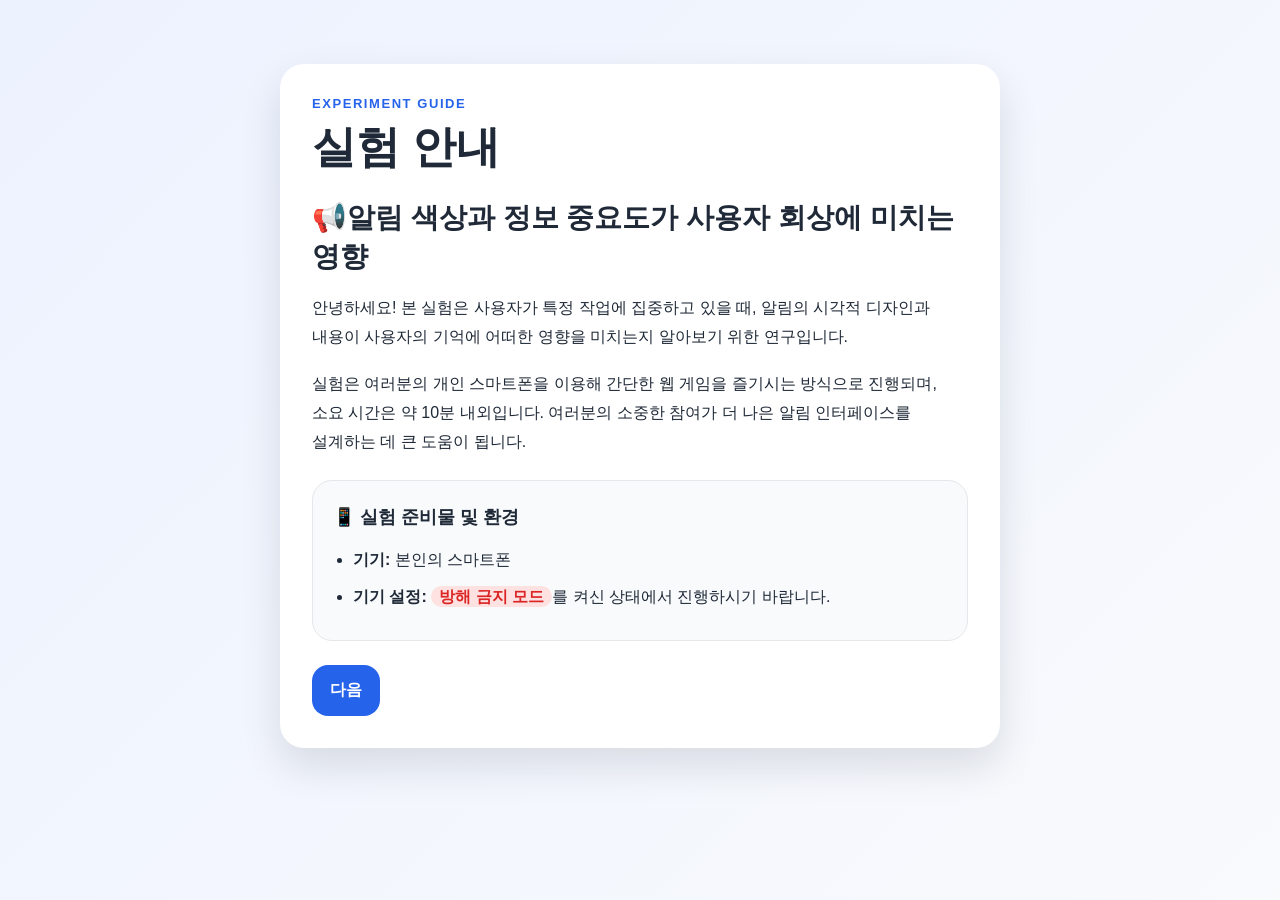
<file: index.html>
<!DOCTYPE html>
<html lang="ko">

<head>
  <meta charset="UTF-8" />
  <meta name="viewport" content="width=device-width, initial-scale=1.0" />

  <title>알림 색상과 중요도 회상 실험</title>

  <!-- CSS 연결 -->
  <link rel="stylesheet" href="style.css" />
</head>

<body>
  <!-- 전체 앱 컨테이너 -->
  <main class="app">

    <!-- 사전 실험 안내 화면 -->
    <section id="guideScreen" class="screen active">
      <div class="card guide-card">

        <!-- 안내 1페이지 -->
        <div class="guide-page active" id="guidePage1">
          <p class="eyebrow">Experiment Guide</p>

          <h1>실험 안내</h1>

          <div class="guide-notice">
            <h2>📢알림 색상과 정보 중요도가 사용자 회상에 미치는 영향</h2>

            <p>
              안녕하세요! 본 실험은 사용자가 특정 작업에 집중하고 있을 때,
              알림의 시각적 디자인과 내용이 사용자의 기억에 어떠한 영향을 미치는지
              알아보기 위한 연구입니다.
            </p>

            <p>
              실험은 여러분의 개인 스마트폰을 이용해 간단한 웹 게임을 즐기시는 방식으로
              진행되며, 소요 시간은 약 10분 내외입니다.
              여러분의 소중한 참여가 더 나은 알림 인터페이스를 설계하는 데 큰 도움이 됩니다.
            </p>

            <div class="guide-box">
              <h3>📱 실험 준비물 및 환경</h3>

              <ul>
                <li><strong>기기:</strong> 본인의 스마트폰</li>
                <li>
                  <strong>기기 설정:</strong>
                  <span class="dnd-text">방해 금지 모드</span>를 켜신 상태에서 진행하시기 바랍니다.
                </li>
              </ul>
            </div>
          </div>

          <button type="button" class="primary-btn guide-next-btn" data-next="2">
            다음
          </button>
        </div>

        <!-- 안내 2페이지 -->
        <div class="guide-page" id="guidePage2">
          <p class="eyebrow">Experiment Procedure</p>

          <h1>실험 진행 절차</h1>

          <div class="guide-notice">
            <div class="guide-box">
              <h3>📋 과업 수행 및 알림 확인</h3>

              <p>
                개인 스마트폰으로 지정된 사이트에 접속한 후,
                5분 동안 <strong>2048 게임</strong>을 진행하게 됩니다.
              </p>

              <h3>기본 조작 및 규칙</h3>

              <ul>
                <li>
                  <strong>조작 방법:</strong>
                  화면을 스와이프하여 모든 타일을 한 방향으로 밀어낼 수 있습니다.
                </li>

                <li>
                  <strong>타일 합치기:</strong>
                  이동하는 도중 같은 숫자가 부딪히면 하나의 타일로 합쳐집니다.
                </li>

                <li>
                  <strong>새로운 타일 생성:</strong>
                  화면을 스와이프할 때마다 빈 공간에 ‘2’ 또는 ‘4’ 타일이 무작위로 새로 나타납니다.
                </li>

                <li>
                  최대한 큰 숫자를 만드는 것이 목표입니다.
                </li>

                <li>
                  비어있는 타일이 없고, 더 이상 합칠 수 있는 숫자가 없는 경우
                  <strong>새 보드로 계속하기</strong> 버튼을 클릭하십시오.
                </li>

                <li>
                  <strong>주의:</strong>
                  아무렇게나 막 합치다가 더 이상 합칠 수 있는 숫자가 없어 새 보드로 다시 시작하면,
                  기존 점수는 유지되지 않고 <strong>0점으로 초기화됩니다.</strong>
                </li>
              </ul>
            </div>

            <div class="guide-box">
              <h3>🔔 실험용 알림 안내</h3>

              <p>
                게임을 플레이하는 동안 화면에 랜덤 간격으로
                알림이 제시됩니다.
              </p>

              <p>
                알림에는 <strong>빨강, 초록, 파랑 테두리 포인트</strong>가 적용됩니다.
              </p>

              <p>
                각 알림은 5초 동안 띄워진 후 자동으로 사라집니다.
                게임을 진행하면서 등장하는 알림의 내용 및 색상을 확인하고
                최대한 기억해 주세요.
              </p>

              <p class="guide-warning-text">
                ※ 참고: 스마트폰 기기 자체의 실제 푸시 알림이 아니라,
                웹 페이지 화면 내에 나타나는 실험용 가상 알림입니다.
              </p>
            </div>

            <div class="guide-box">
              <h3>📝 사후 설문 조사</h3>

              <p>
                게임이 종료된 후, 방금 본 알림 내용과 색상에 대한
                회상 여부를 확인하는 사후 설문이 진행됩니다.
              </p>

              <p>
                기억나는 알림의 내용, 각 알림 디자인에 대한 주관적 인식 등을 묻는 문항에
                솔직하게 답변해 주세요.
              </p>
            </div>
          </div>

          <div class="guide-button-row">
            <button type="button" class="secondary-btn guide-prev-btn" data-prev="1">
              이전
            </button>

            <button type="button" class="primary-btn guide-next-btn" data-next="3">
              다음
            </button>
          </div>
        </div>

        <!-- 안내 3페이지 -->
        <div class="guide-page" id="guidePage3">
          <p class="eyebrow">Participant Notice</p>

          <h1>참가자 주의사항</h1>

          <div class="guide-notice">
            <div class="guide-box">
              <h3>⚠️ 참가자 주의사항</h3>

              <ul>
                <li>
                  <strong>자연스러운 참여:</strong>
                  게임에 집중하여 과업을 수행해 주세요.
                  게임 중 화면 상단에 실험용 알림이 나타날 수 있으며,
                  평소 스마트폰을 사용할 때처럼 자연스럽게 확인해 주세요.
                </li>

                <li>
                  <strong>캡처 및 메모 금지:</strong>
                  본 실험은 과업 수행 중 제시되는 색상별 알림 경험과 회상을
                  알아보기 위한 연구입니다.
                  실험 중 캡처하거나 메모하지 말고 자연스럽게 참여해 주세요.
                </li>

                <li>
                  <strong>중도 이탈 방지:</strong>
                  실험이 시작되면 설문 조사가 완전히 끝날 때까지
                  웹 브라우저를 닫거나 다른 앱으로 전환하지 말아주세요.
                </li>
              </ul>
            </div>

            <div class="guide-final-box">
              <p>
                실험에 참여해 주셔서 진심으로 감사합니다.
                준비가 완료되셨다면, 아래의 체크박스를 누른 후
                참가자 정보 입력 화면으로 넘어가 주시면 되겠습니다.
              </p>

              <label class="guide-check-label">
                <input type="checkbox" id="guideAgreeCheck" />
                위 안내사항을 모두 확인했으며, 실험 참여 준비가 완료되었습니다.
              </label>
            </div>
          </div>

          <div class="guide-button-row">
            <button type="button" class="secondary-btn guide-prev-btn" data-prev="2">
              이전
            </button>

            <button id="guideConfirmBtn" type="button" class="primary-btn" disabled>
              참가자 정보 입력하기
            </button>
          </div>
        </div>

      </div>
    </section>

    <!-- 시작 화면: 참가자 기본 정보 입력 -->
    <section id="startScreen" class="screen">
      <div class="card intro-card">
        <p class="eyebrow">HCI Recall Experiment</p>
        <h1>알림 색상과 정보 중요도가<br />사용자 회상에 미치는 영향</h1>

        <p class="description">
          아래의 참가자 기본 정보를 입력한 뒤 실험을 시작해 주세요.
          입력된 정보는 실험 결과 분석을 위한 용도로만 사용됩니다.
        </p>

        <!-- 참가자 기본 정보 입력 -->
        <form id="participantForm" class="form">
          <label>
            참가자 ID
            <input type="text" id="participantId" placeholder="예: 김재현" required />
          </label>

          <label>
            나이
            <input type="number" id="age" min="18" max="80" placeholder="예: 20" required />
          </label>

          <label>
            성별
            <select id="gender" required>
              <option value="">선택</option>
              <option value="남성">남성</option>
              <option value="여성">여성</option>
            </select>
          </label>

          <button type="submit" class="primary-btn">실험 시작하기</button>
        </form>
      </div>
    </section>

    <!-- 실험 화면 -->
    <section id="experimentScreen" class="screen">
      <header class="experiment-header">
        <div>
          <p class="eyebrow">Main Task</p>
          <h2>2048 게임 수행</h2>
        </div>

        <div class="status-panel">
          <div>
            <span>남은 시간</span>
            <strong id="timer">05:00</strong>
          </div>

          <div>
            <span>점수</span>
            <strong id="score">0</strong>
          </div>
        </div>
      </header>

      <!-- 게임 영역 -->
      <section class="game-layout">
        <div class="game-card">
          <div id="board" class="board"></div>

          <button id="reshuffleBtn" class="reshuffle-btn hidden" type="button">
            더 이상 이동할 수 없어요 — 새 보드로 계속하기
          </button>

          <p class="game-guide">
            2048 보드 위에서 손가락으로 스와이프하여 이동하세요.
          </p>
        </div>
      </section>

      <!-- 웹 앱 내부 알림 -->
      <!-- 실제 스마트폰 푸시 알림처럼 보이는 알림 -->
      <div id="notificationToast" class="notification-toast hidden">
        <div class="toast-icon">
          <span>알</span>
        </div>

        <div class="toast-content">
          <div class="toast-top">
            <p class="toast-app-name">학교 알림</p>
            <span class="toast-time">지금</span>
          </div>

          <!-- 중요도는 실험 데이터에는 저장하지만 화면에는 보이지 않게 유지 -->
          <p id="toastImportance" class="toast-importance"></p>

          <p id="toastMessage" class="toast-message"></p>
        </div>
      </div>
    </section>

    <!-- 회상 설문 화면 -->
    <section id="surveyScreen" class="screen">
      <div class="card survey-card">
        <p class="eyebrow">Post Recall Survey</p>
        <h2>사후 회상 설문</h2>

        <p class="description">
          방금 게임 중 나타났던 알림을 얼마나 기억하는지 응답해 주세요.
          정확한 문장이 아니어도 기억나는 내용을 자유롭게 적으면 됩니다.
        </p>

        <p class="save-notice">
          ※ 사후 설문을 모두 작성한 뒤 <strong>결과 저장하기</strong> 버튼을 누르면,
          결과 저장에 약 <strong>10초 정도</strong> 소요될 수 있습니다.
          저장이 완료될 때까지 화면을 닫지 말아주세요.
        </p>

        <form id="recallForm" class="survey-form">
          <div id="surveyList"></div>

          <button type="submit" class="primary-btn">결과 저장하기</button>
        </form>
      </div>
    </section>

    <!-- 결과 화면 -->
    <section id="resultScreen" class="screen">
      <div class="card result-card">
        <p class="eyebrow">Experiment Complete</p>
        <h2>실험이 종료되었습니다.</h2>

        <p class="description">
          아래 버튼을 눌러 실험 데이터를 CSV 파일로 저장할 수 있습니다.
          CSV에는 알림 색상, 중요도, 실제 알림 내용, 회상 응답, 인지 부하 평가 등이 포함됩니다.
        </p>

        <div id="summaryBox" class="summary-box"></div>
        <button id="downloadCsvBtn" class="primary-btn">CSV 다운로드</button>
        <button id="restartBtn" class="secondary-btn">처음으로 돌아가기</button>
      </div>
    </section>
  </main>

  <!-- JS 연결 -->

  <script src="app.js"></script>
</body>

</html>
</file>
<file: style.css>
/* ==============================
   기본 변수 설정
   ============================== */
:root {
  --bg: #f4f6fb;
  --card: #ffffff;
  --text: #1f2937;
  --muted: #6b7280;
  --border: #e5e7eb;

  --primary: #2563eb;
  --primary-dark: #1d4ed8;

  --red: #ef4444;
  --green: #22c55e;
  --blue: #3b82f6;

  --shadow: 0 18px 40px rgba(15, 23, 42, 0.12);
  --radius: 24px;
}

/* ==============================
   전체 기본 설정
   ============================== */
* {
  box-sizing: border-box;
}

html,
body {
  width: 100%;
  min-height: 100%;
  overflow-x: hidden;
}

body {
  margin: 0;
  font-family: "Pretendard", "Apple SD Gothic Neo", Arial, sans-serif;
  background: linear-gradient(135deg, #edf2ff, #f8fafc);
  color: var(--text);
}

/* ==============================
   실험 중 화면 스크롤 고정
   ============================== */
body.lock-scroll {
  overflow: hidden;
  height: 100vh;
  position: fixed;
  width: 100%;
}

/* ==============================
   전체 앱 / 화면 전환
   ============================== */
.app {
  min-height: 100vh;
}

.screen {
  display: none;
  min-height: 100vh;
  padding: 24px;
}

.screen.active {
  display: block;
}

/* 실험 화면은 상단 알림 영역을 피하기 위해 여백 확보 */
#experimentScreen {
  padding-top: 110px;
}

/* ==============================
   공통 카드 스타일
   ============================== */
.card {
  width: min(720px, 100%);
  margin: 0 auto;
  background: var(--card);
  border-radius: var(--radius);
  box-shadow: var(--shadow);
  padding: 32px;
}

.intro-card,
.result-card,
.survey-card,
.guide-card {
  margin-top: 40px;
}

.eyebrow {
  margin: 0 0 8px;
  font-size: 13px;
  font-weight: 800;
  letter-spacing: 0.12em;
  text-transform: uppercase;
  color: var(--primary);
}

h1,
h2 {
  margin: 0;
  line-height: 1.25;
  word-break: keep-all;
}

h1 {
  font-size: clamp(28px, 6vw, 44px);
}

h2 {
  font-size: clamp(24px, 5vw, 34px);
}

.description {
  margin: 18px 0 28px;
  color: var(--muted);
  line-height: 1.7;
  word-break: keep-all;
  overflow-wrap: break-word;
}

/* ==============================
   폼 스타일
   ============================== */
.form,
.survey-form {
  display: grid;
  gap: 16px;
}

label {
  display: grid;
  gap: 8px;
  font-weight: 700;
}

input,
select,
textarea {
  width: 100%;
  border: 1px solid var(--border);
  border-radius: 14px;
  padding: 13px 14px;
  font: inherit;
  outline: none;
  background: #fff;
}

textarea {
  min-height: 80px;
  resize: vertical;
}

input:focus,
select:focus,
textarea:focus {
  border-color: var(--primary);
  box-shadow: 0 0 0 4px rgba(37, 99, 235, 0.12);
}

/* ==============================
   버튼
   ============================== */
.primary-btn,
.secondary-btn {
  border: 0;
  border-radius: 16px;
  padding: 15px 18px;
  font-size: 16px;
  font-weight: 800;
  cursor: pointer;
  transition: 0.2s ease;
}

.primary-btn {
  background: var(--primary);
  color: #fff;
}

.primary-btn:hover {
  background: var(--primary-dark);
  transform: translateY(-2px);
}

.secondary-btn {
  margin-top: 12px;
  background: #e5e7eb;
  color: #111827;
}

.secondary-btn:hover {
  background: #d1d5db;
}

.primary-btn:disabled {
  background: #cbd5e1;
  color: #64748b;
  cursor: not-allowed;
  transform: none;
}

.primary-btn:disabled:hover {
  background: #cbd5e1;
  transform: none;
}

/* ==============================
   사전 실험 안내 화면
   ============================== */
.guide-page {
  display: none;
}

.guide-page.active {
  display: block;
}

.guide-notice {
  margin-top: 24px;
  line-height: 1.8;
}

.guide-notice h2 {
  margin: 0 0 18px;
  font-size: clamp(20px, 4vw, 28px);
  line-height: 1.4;
  word-break: keep-all;
  overflow-wrap: break-word;
}

.guide-notice p {
  color: var(--text);
  font-size: 16px;
  margin: 0 0 18px;
  word-break: keep-all;
  overflow-wrap: break-word;
}

.guide-box {
  margin: 24px 0;
  padding: 20px;
  border-radius: 20px;
  background: #f8fafc;
  border: 1px solid var(--border);
}

.guide-box h3 {
  margin: 0 0 12px;
  font-size: 18px;
  word-break: keep-all;
}

.guide-box ul {
  margin: 0;
  padding-left: 20px;
}

.guide-box li {
  margin-bottom: 10px;
  color: var(--text);
  line-height: 1.7;
  word-break: keep-all;
  overflow-wrap: break-word;
}

.guide-warning-text {
  padding: 14px 16px;
  border-radius: 14px;
  background: #fff7ed;
  border: 1px solid #fed7aa;
  color: #9a3412 !important;
  font-weight: 700;
}

.guide-final-box {
  margin: 24px 0;
  padding: 22px;
  border-radius: 20px;
  background: #eff6ff;
  border: 1px solid #bfdbfe;
}

.guide-final-box p {
  margin-bottom: 18px;
  font-weight: 700;
  color: #1e3a8a;
}

.guide-check-label {
  display: flex;
  align-items: flex-start;
  gap: 10px;
  font-weight: 800;
  line-height: 1.6;
  color: var(--text);
}

.guide-check-label input {
  width: 18px;
  height: 18px;
  margin-top: 4px;
  flex: 0 0 auto;
}

.guide-button-row {
  display: flex;
  gap: 12px;
  margin-top: 24px;
}

.guide-button-row .primary-btn,
.guide-button-row .secondary-btn {
  flex: 1;
}

/* ==============================
   실험 화면 상단
   ============================== */
.experiment-header {
  width: min(900px, 100%);
  margin: 0 auto 20px;
  display: flex;
  align-items: center;
  justify-content: space-between;
  gap: 16px;
}

.status-panel {
  display: flex;
  gap: 10px;
}

.status-panel div {
  min-width: 100px;
  background: #fff;
  border-radius: 18px;
  box-shadow: 0 8px 20px rgba(15, 23, 42, 0.08);
  padding: 12px 16px;
  text-align: center;
}

.status-panel span {
  display: block;
  color: var(--muted);
  font-size: 13px;
  margin-bottom: 4px;
}

.status-panel strong {
  font-size: 22px;
}

/* ==============================
   2048 게임 영역
   ============================== */
.game-layout {
  width: min(900px, 100%);
  margin: 0 auto;
  display: flex;
  justify-content: center;
}

.game-card {
  width: min(420px, 100%);
  background: #ffffff;
  border-radius: var(--radius);
  box-shadow: var(--shadow);
  padding: 20px;
}

.board {
  width: 100%;
  aspect-ratio: 1 / 1;
  background: #bbada0;
  border-radius: 18px;
  padding: 10px;

  display: grid;
  grid-template-columns: repeat(4, 1fr);
  grid-template-rows: repeat(4, 1fr);
  gap: 10px;

  overflow: hidden;
  touch-action: none;
  overscroll-behavior: contain;
}

.tile {
  width: 100%;
  height: 100%;
  min-width: 0;
  min-height: 0;

  border-radius: 14px;
  background: #cdc1b4;

  display: flex;
  align-items: center;
  justify-content: center;

  font-size: clamp(22px, 7vw, 42px);
  font-weight: 900;
  color: #776e65;

  transition: transform 0.15s ease, background-color 0.15s ease;
  animation: tilePop 0.16s ease;
}

@keyframes tilePop {
  0% {
    transform: scale(0.85);
    opacity: 0.5;
  }

  100% {
    transform: scale(1);
    opacity: 1;
  }
}

.tile.merged {
  animation: tileMerge 0.18s ease;
}

@keyframes tileMerge {
  0% {
    transform: scale(1);
  }

  50% {
    transform: scale(1.15);
  }

  100% {
    transform: scale(1);
  }
}

.tile-2 {
  background: #eee4da;
}

.tile-4 {
  background: #ede0c8;
}

.tile-8 {
  background: #f2b179;
  color: #fff;
}

.tile-16 {
  background: #f59563;
  color: #fff;
}

.tile-32 {
  background: #f67c5f;
  color: #fff;
}

.tile-64 {
  background: #f65e3b;
  color: #fff;
}

.tile-128 {
  background: #edcf72;
  color: #fff;
  font-size: 32px;
}

.tile-256 {
  background: #edcc61;
  color: #fff;
  font-size: 32px;
}

.tile-512 {
  background: #edc850;
  color: #fff;
  font-size: 32px;
}

.tile-1024 {
  background: #edc53f;
  color: #fff;
  font-size: 28px;
}

.tile-2048 {
  background: #edc22e;
  color: #fff;
  font-size: 28px;
}

.control-pad {
  display: none;
}

.game-guide {
  margin: 14px 0 0;
  color: var(--muted);
  font-size: 14px;
  line-height: 1.6;
  word-break: keep-all;
}

.reshuffle-btn {
  width: 100%;
  margin-top: 14px;
  border: 1px solid var(--border);
  border-radius: 16px;
  padding: 13px 16px;
  background: #f1f5f9;
  color: #334155;
  font-size: 15px;
  font-weight: 800;
  cursor: pointer;
  transition: 0.2s ease;
}

.reshuffle-btn:hover {
  background: #e2e8f0;
  transform: translateY(-1px);
}

.reshuffle-btn.hidden {
  display: none;
}

/* ==============================
   실제 앱 알림 스타일
   ============================== */
.notification-toast {
  position: fixed;
  top: 18px;
  left: 50%;
  transform: translateX(-50%);

  width: min(390px, calc(100% - 28px));
  min-height: 82px;

  display: flex;
  align-items: flex-start;
  gap: 12px;

  padding: 14px 15px;

  background: rgba(255, 255, 255, 0.88);
  backdrop-filter: blur(18px);
  -webkit-backdrop-filter: blur(18px);

  border: 2px solid rgba(255, 255, 255, 0.75);
  border-radius: 26px;

  box-shadow:
    0 18px 45px rgba(15, 23, 42, 0.22),
    inset 0 1px 0 rgba(255, 255, 255, 0.7);

  z-index: 100;
  overflow: hidden;

  animation: phoneNotificationIn 0.35s cubic-bezier(0.22, 1, 0.36, 1);
}

.notification-toast.hidden {
  display: none;
}

.toast-icon {
  width: 42px;
  height: 42px;
  flex: 0 0 42px;

  border-radius: 12px;

  display: flex;
  align-items: center;
  justify-content: center;

  color: #ffffff;
  font-size: 15px;
  font-weight: 900;

  box-shadow: 0 8px 18px rgba(15, 23, 42, 0.18);
}

.notification-toast.red .toast-icon {
  background: linear-gradient(135deg, #ef4444, #b91c1c);
}

.notification-toast.green .toast-icon {
  background: linear-gradient(135deg, #22c55e, #15803d);
}

.notification-toast.blue .toast-icon {
  background: linear-gradient(135deg, #3b82f6, #1d4ed8);
}

.notification-toast.red {
  border: 3px solid var(--red);
  box-shadow:
    0 18px 45px rgba(239, 68, 68, 0.24),
    inset 0 1px 0 rgba(255, 255, 255, 0.7);
}

.notification-toast.green {
  border: 3px solid var(--green);
  box-shadow:
    0 18px 45px rgba(34, 197, 94, 0.24),
    inset 0 1px 0 rgba(255, 255, 255, 0.7);
}

.notification-toast.blue {
  border: 3px solid var(--blue);
  box-shadow:
    0 18px 45px rgba(59, 130, 246, 0.24),
    inset 0 1px 0 rgba(255, 255, 255, 0.7);
}

.toast-content {
  flex: 1;
  min-width: 0;
}

.toast-top {
  display: flex;
  align-items: center;
  justify-content: space-between;
  gap: 8px;
  margin-bottom: 4px;
}

.toast-app-name {
  margin: 0;
  color: #111827;
  font-size: 13px;
  font-weight: 900;
  letter-spacing: -0.01em;
}

.toast-time {
  flex: 0 0 auto;
  color: #9ca3af;
  font-size: 12px;
  font-weight: 700;
}

.toast-importance {
  display: none;
}

.toast-message {
  margin: 0;
  color: #1f2937;
  font-size: 15px;
  font-weight: 700;
  line-height: 1.45;
  letter-spacing: -0.02em;
  word-break: keep-all;
  overflow-wrap: break-word;
}

@keyframes phoneNotificationIn {
  from {
    opacity: 0;
    transform: translate(-50%, -24px) scale(0.96);
  }

  to {
    opacity: 1;
    transform: translate(-50%, 0) scale(1);
  }
}

/* ==============================
   사후 회상 설문
   ============================== */

/* 설문 화면은 내용이 길어져도 잘리지 않도록 설정 */
#surveyScreen,
#surveyScreen.active {
  min-height: 100vh;
  height: auto !important;
  max-height: none !important;
  overflow: visible !important;
  padding-bottom: 120px;
}

/* 설문 카드와 내부 요소가 내용을 자르지 않도록 설정 */
.survey-card,
.survey-form,
#surveyList,
.survey-item,
.likert-question {
  height: auto !important;
  max-height: none !important;
  overflow: visible !important;
}

.survey-card {
  margin-top: 40px;
  margin-bottom: 120px;
}

/* 설문 문항 박스 */
.survey-item {
  border: 1px solid var(--border);
  border-radius: 20px;
  padding: 18px;
  background: #f9fafb;
}

.survey-item + .survey-item {
  margin-top: 16px;
}

/* 질문 문장이 모바일에서 잘리지 않도록 강제 줄바꿈 */
.survey-item p,
.likert-question p,
.survey-item strong,
.survey-item .description {
  width: 100%;
  max-width: 100%;

  white-space: normal !important;
  word-break: keep-all;
  overflow-wrap: break-word;

  overflow: visible !important;
  text-overflow: clip !important;

  line-height: 1.75;
}

.survey-item p {
  margin-top: 0;
  margin-bottom: 14px;
}

.survey-item p strong,
.likert-question p strong {
  display: block;
  line-height: 1.75;
}

.survey-item p span,
.likert-question p span {
  display: inline;
}

/* 입력창 너비 보호 */
.survey-item textarea,
.survey-item input[type="text"] {
  max-width: 100%;
}

/* 선택지 기본 스타일 */
.radio-row {
  display: flex;
  gap: 14px;
  flex-wrap: wrap;
  margin: 10px 0 12px;
}

.radio-row label {
  display: flex;
  align-items: center;
  gap: 6px;
  font-weight: 600;
}

.radio-row input {
  width: auto;
}

/* 세로형 라디오 */
.vertical-radio-row {
  flex-direction: column;
  align-items: flex-start;
  gap: 12px;
}

/* 리커트 문항 */
.likert-question {
  margin-top: 22px;
}

.likert-row {
  width: 100%;
  max-width: 100%;
  display: flex;
  align-items: center;
  justify-content: center;
  gap: 10px;
  flex-wrap: wrap;
  overflow: visible !important;
}

.likert-row label {
  min-width: 34px;
  height: 34px;
  padding: 4px 8px;

  display: inline-flex;
  align-items: center;
  justify-content: center;

  border: 1px solid var(--border);
  border-radius: 999px;
  background: #ffffff;

  font-size: 14px;
  font-weight: 700;
}

.likert-row input {
  width: 13px;
  height: 13px;
  margin: 0;
}

.likert-row span {
  font-size: 13px;
  color: var(--muted);
  font-weight: 700;
  line-height: 1.5;
  white-space: normal;
  word-break: keep-all;
  text-align: center;
}

/* 7점 척도 */
.likert-row-seven {
  width: 100%;
  max-width: 100%;
  display: flex;
  flex-wrap: wrap;
  align-items: center;
  justify-content: center;
  gap: 10px;
}

.likert-row-seven label {
  min-width: 34px;
  height: 34px;
  border-radius: 999px;
}

.likert-row-seven span {
  min-width: 90px;
  text-align: center;
  font-size: 13px;
}

/* ==============================
   결과 요약
   ============================== */
.summary-box {
  margin: 22px 0;
  padding: 18px;
  border-radius: 18px;
  background: #f9fafb;
  border: 1px solid var(--border);
  line-height: 1.7;
}

/* ==============================
   반응형: 태블릿/모바일 공통
   ============================== */
@media (max-width: 640px) {
  .screen {
    padding: 16px;
  }

  .card {
    width: 100%;
    padding: 22px;
  }

  .intro-card,
  .result-card,
  .survey-card,
  .guide-card {
    margin-top: 20px;
  }

  h1 {
    font-size: 28px;
  }

  h2 {
    font-size: 24px;
  }

  .experiment-header {
    align-items: flex-start;
    flex-direction: column;
  }

  .status-panel {
    width: 100%;
  }

  .status-panel div {
    flex: 1;
  }

  .guide-button-row {
    flex-direction: column;
  }

  .guide-notice h2 {
    font-size: 20px;
  }

  .guide-box,
  .guide-final-box {
    padding: 18px;
  }

  #surveyScreen {
    padding: 16px;
    padding-bottom: 140px;
  }

  .survey-card {
    padding: 18px;
    margin-top: 20px;
    margin-bottom: 140px;
  }

  .survey-item {
    padding: 16px;
  }

  .survey-item p,
  .likert-question p,
  .survey-item strong,
  .survey-item .description {
    font-size: 15px;
    line-height: 1.8;
    word-break: keep-all;
    overflow-wrap: break-word;
  }

  .survey-item p strong,
  .likert-question p strong {
    display: block;
  }

  textarea {
    font-size: 15px;
  }

  /* 일반 5점 리커트는 모바일에서 자연스럽게 줄바꿈 */
  .likert-row {
    justify-content: flex-start;
    gap: 8px;
  }

  .likert-row span:first-child {
    width: 100%;
    text-align: left;
    margin-bottom: 4px;
  }

  .likert-row span:last-child {
    width: 100%;
    text-align: right;
    margin-top: 4px;
  }

  .likert-row label {
    min-width: 34px;
    height: 34px;
    padding: 4px;
    font-size: 13px;
  }

  /* 7점 척도는 모바일에서 3줄 구조로 배치 */
  .likert-row-seven {
    display: grid !important;
    grid-template-columns: repeat(7, minmax(28px, 1fr));
    gap: 8px;
    width: 100%;
  }

  .likert-row-seven span:first-child {
    grid-column: 1 / -1;
    text-align: left;
    min-width: 0;
    width: 100%;
    font-size: 13px;
    margin-bottom: 4px;
  }

  .likert-row-seven span:last-child {
    grid-column: 1 / -1;
    text-align: right;
    min-width: 0;
    width: 100%;
    font-size: 13px;
    margin-top: 4px;
  }

  .likert-row-seven label {
    min-width: 0 !important;
    width: 100%;
    height: 34px;
    padding: 4px;

    display: flex;
    align-items: center;
    justify-content: center;
  }

  .likert-row-seven input {
    width: 13px;
    height: 13px;
    margin: 0;
  }
}

/* ==============================
   아주 작은 휴대폰 화면 대응
   ============================== */
@media (max-width: 380px) {
  .screen {
    padding: 12px;
  }

  .card {
    padding: 16px;
    border-radius: 20px;
  }

  .survey-item {
    padding: 14px;
  }

  .survey-item p,
  .likert-question p,
  .survey-item strong,
  .survey-item .description {
    font-size: 14px;
    line-height: 1.75;
  }

  .likert-row-seven {
    grid-template-columns: repeat(7, minmax(24px, 1fr));
    gap: 6px;
  }

  .likert-row-seven label,
  .likert-row label {
    height: 32px;
    font-size: 12px;
  }

  .notification-toast {
    width: calc(100% - 20px);
  }
}


/* 방해 금지 모드 글씨 강조 */
.dnd-text {
  color: #dc2626;
  font-weight: 900;
  background: #fee2e2;
  padding: 2px 8px;
  border-radius: 999px;
}

.range-question {
  margin-top: 22px;
}

.range-score-top {
  display: flex;
  justify-content: space-between;
  align-items: center;
  gap: 12px;
  margin: 12px 0 10px;
  font-size: 0.9rem;
  color: #475569;
}

.range-score-top strong {
  color: #2563eb;
  white-space: nowrap;
}

.survey-range {
  width: 100%;
  accent-color: #2563eb;
  cursor: pointer;
}

.range-scale {
  display: grid;
  grid-template-columns: repeat(10, 1fr);
  margin-top: 6px;
  font-size: 0.78rem;
  color: #64748b;
  text-align: center;
}

@media (max-width: 600px) {
  .range-score-top {
    flex-direction: column;
    align-items: stretch;
    text-align: center;
  }
}

.save-notice {
  margin: 14px 0 18px;
  padding: 12px 14px;
  border-radius: 12px;
  background: #eff6ff;
  border: 1px solid #bfdbfe;
  color: #1e40af;
  font-size: 0.92rem;
  line-height: 1.6;
}

.save-notice strong {
  font-weight: 800;
}
</file>
